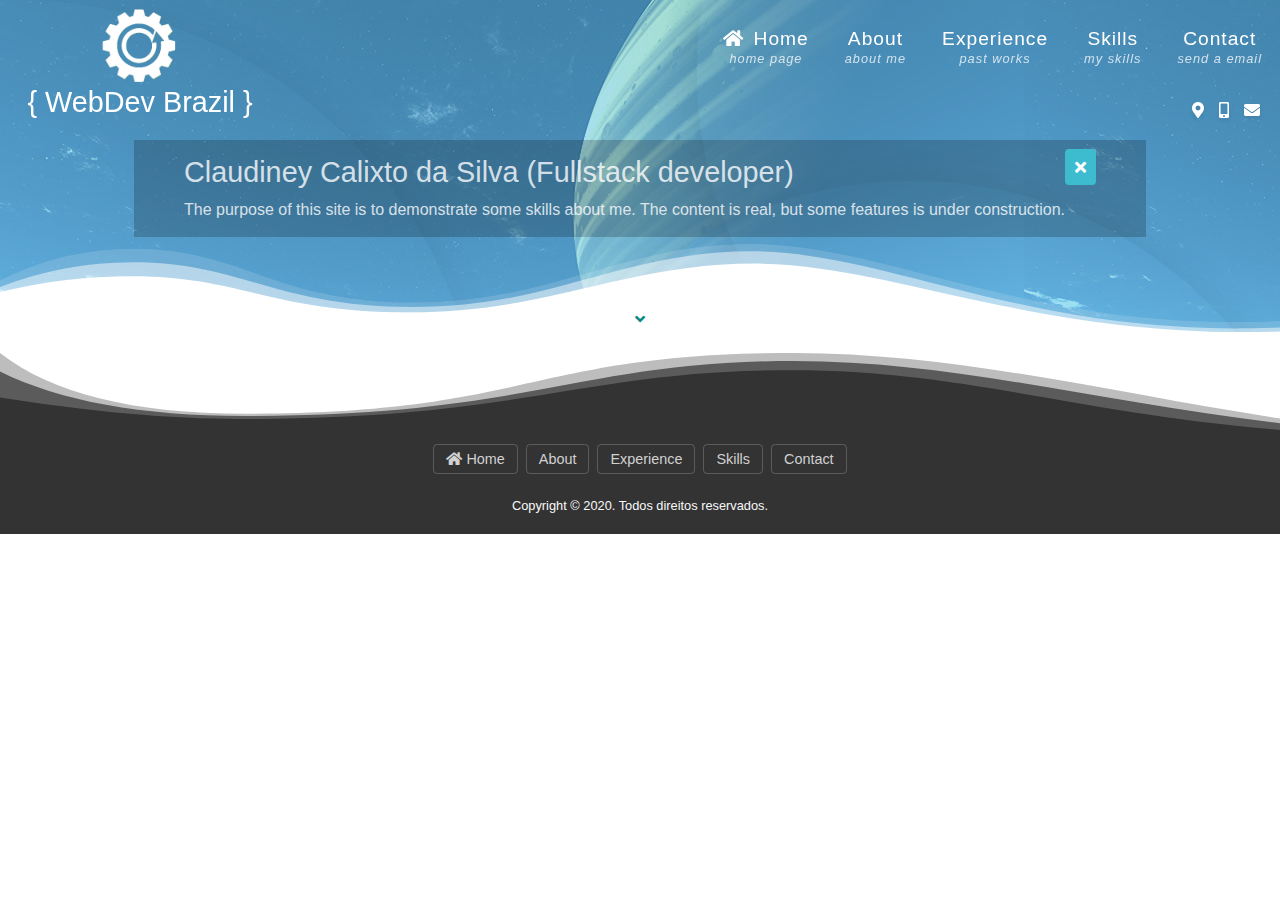
<file: index.html>
<!DOCTYPE html><html lang=en><head><meta charset=utf-8><meta http-equiv=X-UA-Compatible content="IE=edge"><meta name=viewport content="width=device-width,initial-scale=1"><!--[if IE]><link rel="icon" href="/favicon.ico"><![endif]--><link href=/assets/fonts/font-awesome/css/all.css rel=stylesheet><title>Claudiney Calixto da Silva (Fullstack developer)</title><link href=/css/module_app.33758118.css rel=prefetch><link href=/css/module_user.9878c1ba.css rel=prefetch><link href=/js/module_app.be68efed.js rel=prefetch><link href=/js/module_main.0eeea2b9.js rel=prefetch><link href=/js/module_user.2f0ae655.js rel=prefetch><link href=/css/app.cbd74ce5.css rel=preload as=style><link href=/js/app.e0aa2d3c.js rel=preload as=script><link href=/js/chunk-vendors.639a5797.js rel=preload as=script><link href=/css/app.cbd74ce5.css rel=stylesheet><link rel=icon type=image/png sizes=32x32 href=/img/icons/favicon-32x32.png><link rel=icon type=image/png sizes=16x16 href=/img/icons/favicon-16x16.png><link rel=manifest href=/manifest.json><meta name=theme-color content=#4DBA87><meta name=apple-mobile-web-app-capable content=no><meta name=apple-mobile-web-app-status-bar-style content=default><meta name=apple-mobile-web-app-title content=frontend-vue-cli><link rel=apple-touch-icon href=/img/icons/apple-touch-icon-152x152.png><link rel=mask-icon href=/img/icons/safari-pinned-tab.svg color=#4DBA87><meta name=msapplication-TileImage content=/img/icons/msapplication-icon-144x144.png><meta name=msapplication-TileColor content=#000000></head><body><noscript><strong>We're sorry but frontend-vue-cli doesn't work properly without JavaScript enabled. Please enable it to continue.</strong></noscript><div id=modal-wrapper style=z-index:9999;></div><div id=app></div><script src=/js/chunk-vendors.639a5797.js></script><script src=/js/app.e0aa2d3c.js></script></body></html>
</file>
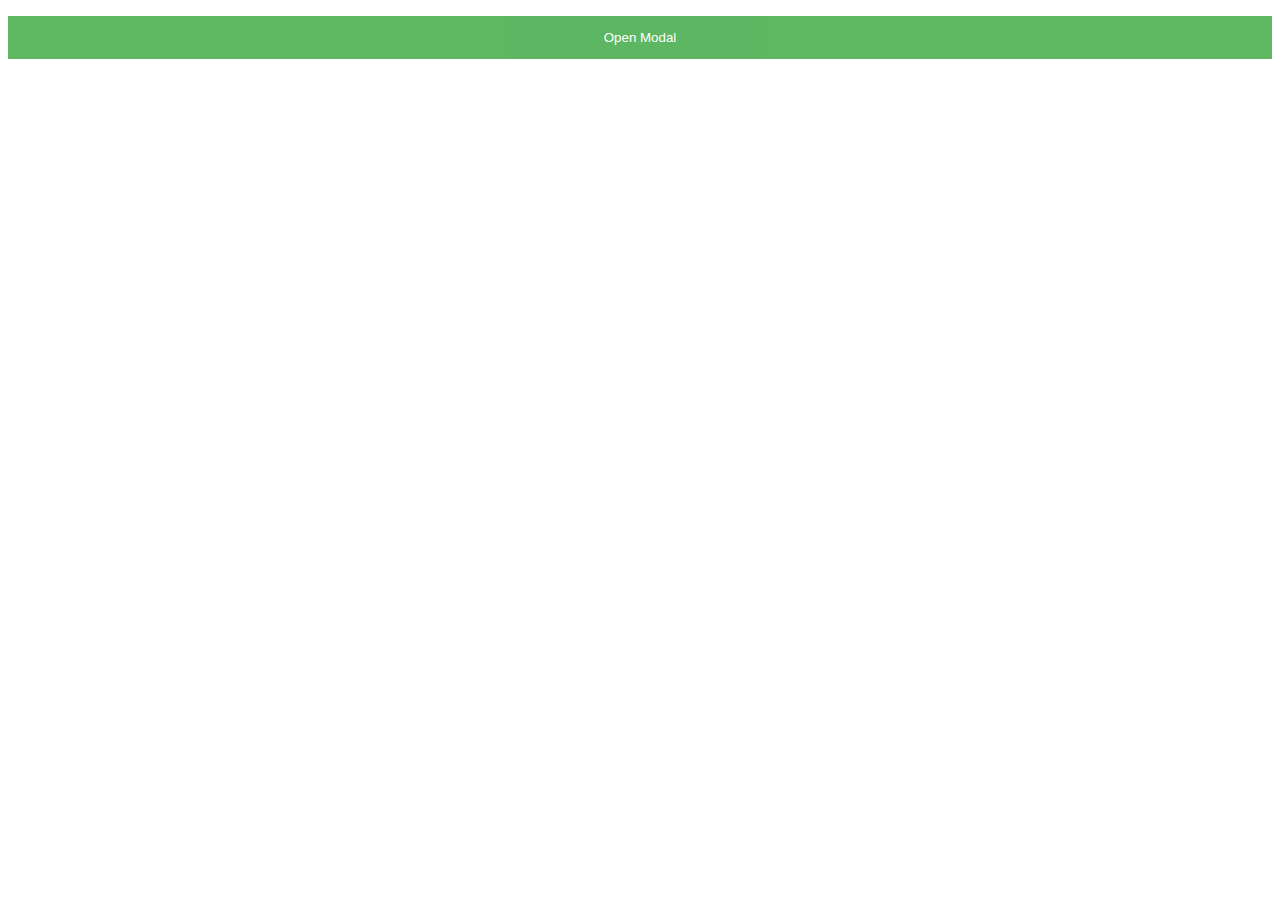
<file: deleteModal.html>
<!DOCTYPE html>
<html lang="en">
  <head>
    <meta charset="utf-8">
    <meta http-equiv="X-UA-Compatible" content="IE=edge">
    <meta name="viewport" content="width=device-width,initial-scale=1.0">
    <title>Delete modal</title>
    <style>

* {box-sizing: border-box}

/* Set a style for all buttons */
button {
  background-color: #4CAF50;
  color: white;
  padding: 14px 20px;
  margin: 8px 0;
  border: none;
  cursor: pointer;
  width: 100%;
  opacity: 0.9;
}

button:hover {
  opacity:1;
}

/* Float cancel and delete buttons and add an equal width */
.cancelbtn, .deletebtn {
  float: left;
  width: 50%;
}

/* Add a color to the cancel button */
.cancelbtn {
  background-color: #ccc;
  color: black;
}

/* Add a color to the delete button */
.deletebtn {
  background-color: #f44336;
}

/* Add padding and center-align text to the container */
.container {
  padding: 16px;
  text-align: center;
}

/* The Modal (background) */
.modal {
  display: none; /* Hidden by default */
  position: fixed; /* Stay in place */
  z-index: 1; /* Sit on top */
  left: 0;
  top: 0;
  width: 100%; /* Full width */
  height: 100%; /* Full height */
  overflow: auto; /* Enable scroll if needed */
  background-color: #474e5d;
  padding-top: 50px;
}

/* Modal Content/Box */
.modal-content {
  background-color: #fefefe;
  margin: 5% auto 15% auto; /* 5% from the top, 15% from the bottom and centered */
  border: 1px solid #888;
  width: 80%; /* Could be more or less, depending on screen size */
}

/* Style the horizontal ruler */
hr {
  border: 1px solid #f1f1f1;
  margin-bottom: 25px;
}

/* The Modal Close Button (x) */
.close {
  position: absolute;
  right: 35px;
  top: 15px;
  font-size: 40px;
  font-weight: bold;
  color: #f1f1f1;
}

.close:hover,
.close:focus {
  color: #f44336;
  cursor: pointer;
}

/* Clear floats */
.clearfix::after {
  content: "";
  clear: both;
  display: table;
}

/* Change styles for cancel button and delete button on extra small screens */
@media screen and (max-width: 300px) {
  .cancelbtn, .deletebtn {
    width: 100%;
  }
}
        ]
    </style>
  </head>
  <body>

 <button onclick="document.getElementById('id01').style.display='block'">Open Modal</button>

<div id="id01" class="modal">
  <span onclick="document.getElementById('id01').style.display='none'" class="close" title="Close Modal">&times;</span>
  <form class="modal-content" action="/action_page.php">
    <div class="container">
      <h1>Delete Account</h1>
      <p>Are you sure you want to delete your account?</p>

      <div class="clearfix">
        <button type="button" class="cancelbtn">Cancel</button>
        <button type="button" class="deletebtn">Delete</button>
      </div>
    </div>
  </form>
</div> 
    
  </body>
</html>
</file>
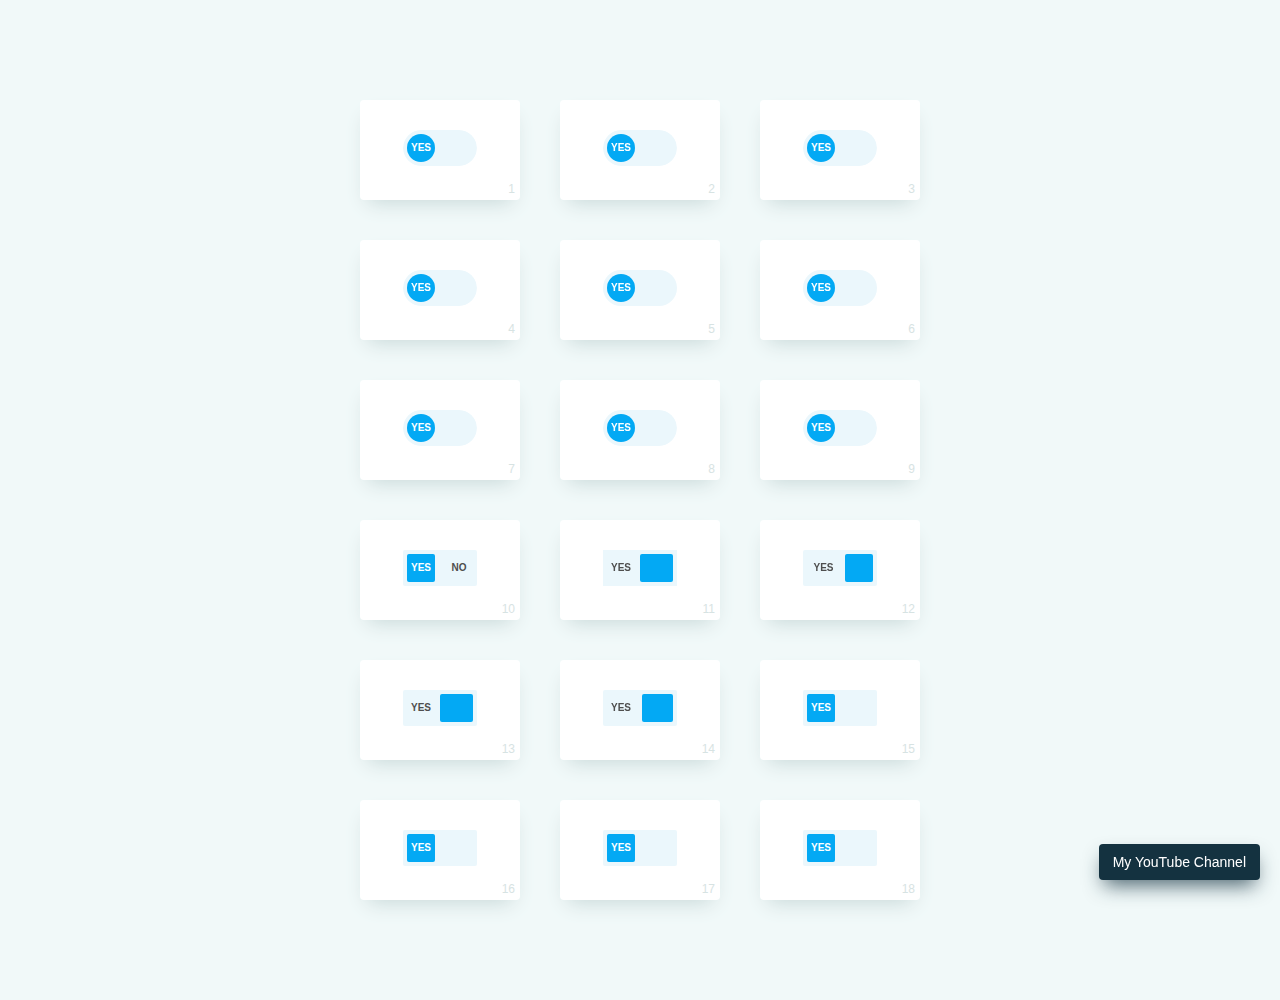
<file: toggle.html>
<!DOCTYPE html>
<html lang="en">
  <head>
    <meta charset="utf-8">
    <meta http-equiv="X-UA-Compatible" content="IE=edge">
    <meta name="viewport" content="width=device-width,initial-scale=1.0">
    <title>Toggle buttons</title>
    <style>
/* CSS rules are kept repetitive so that you can get CSS rules for each button easily :) */

*
{
    user-select: none;
    -webkit-tap-highlight-color:transparent;
}

*:focus
{
    outline: none;
}

body
{
    font-family: Arial, Helvetica, sans-serif;
    margin: 0;
    background-color: #f1f9f9;
}

#app-cover
{
    display: table;
    width: 600px;
    margin: 80px auto;
    counter-reset: button-counter;
}

.row
{
    display: table-row;
}

.toggle-button-cover
{
    display: table-cell;
    position: relative;
    width: 200px;
    height: 140px;
    box-sizing: border-box;
}

.button-cover
{
    height: 100px;
    margin: 20px;
    background-color: #fff;
    box-shadow: 0 10px 20px -8px #c5d6d6;
    border-radius: 4px;
}

.button-cover:before
{
    counter-increment: button-counter;
    content: counter(button-counter);
    position: absolute;
    right: 0;
    bottom: 0;
    color: #d7e3e3;
    font-size: 12px;
    line-height: 1;
    padding: 5px;
}

.button-cover, .knobs, .layer
{
    position: absolute;
    top: 0;
    right: 0;
    bottom: 0;
    left: 0;
}

.button
{
    position: relative;
    top: 50%;
    width: 74px;
    height: 36px;
    margin: -20px auto 0 auto;
    overflow: hidden;
}

.button.r, .button.r .layer
{
    border-radius: 100px;
}

.button.b2
{
    border-radius: 2px;
}

.checkbox
{
    position: relative;
    width: 100%;
    height: 100%;
    padding: 0;
    margin: 0;
    opacity: 0;
    cursor: pointer;
    z-index: 3;
}

.knobs
{
    z-index: 2;
}

.layer
{
    width: 100%;
    background-color: #ebf7fc;
    transition: 0.3s ease all;
    z-index: 1;
}

/* Button 1 */
#button-1 .knobs:before
{
    content: 'YES';
    position: absolute;
    top: 4px;
    left: 4px;
    width: 20px;
    height: 10px;
    color: #fff;
    font-size: 10px;
    font-weight: bold;
    text-align: center;
    line-height: 1;
    padding: 9px 4px;
    background-color: #03A9F4;
    border-radius: 50%;
    transition: 0.3s cubic-bezier(0.18, 0.89, 0.35, 1.15) all;
}

#button-1 .checkbox:checked + .knobs:before
{
    content: 'NO';
    left: 42px;
    background-color: #f44336;
}

#button-1 .checkbox:checked ~ .layer
{
    background-color: #fcebeb;
}

#button-1 .knobs, #button-1 .knobs:before, #button-1 .layer
{
    transition: 0.3s ease all;
}

/* Button 2 */
#button-2 .knobs:before, #button-2 .knobs:after
{
    content: 'YES';
    position: absolute;
    top: 4px;
    left: 4px;
    width: 20px;
    height: 10px;
    color: #fff;
    font-size: 10px;
    font-weight: bold;
    text-align: center;
    line-height: 1;
    padding: 9px 4px;
    background-color: #03A9F4;
    border-radius: 50%;
    transition: 0.3s ease all;
}

#button-2 .knobs:before
{
    content: 'YES';
}

#button-2 .knobs:after
{
    content: 'NO';
}

#button-2 .knobs:after
{
    right: -28px;
    left: auto;
    background-color: #F44336;
}

#button-2 .checkbox:checked + .knobs:before
{
    left: -28px;
}

#button-2 .checkbox:checked + .knobs:after
{
    right: 4px;
}

#button-2 .checkbox:checked ~ .layer
{
    background-color: #fcebeb;
}

/* Button 3 */
#button-3 .knobs:before
{
    content: 'YES';
    position: absolute;
    top: 4px;
    left: 4px;
    width: 20px;
    height: 10px;
    color: #fff;
    font-size: 10px;
    font-weight: bold;
    text-align: center;
    line-height: 1;
    padding: 9px 4px;
    background-color: #03A9F4;
    border-radius: 50%;
    transition: 0.3s ease all, left 0.3s cubic-bezier(0.18, 0.89, 0.35, 1.15);
}

#button-3 .checkbox:active + .knobs:before
{
    width: 46px;
    border-radius: 100px;
}

#button-3 .checkbox:checked:active + .knobs:before
{
    margin-left: -26px;
}

#button-3 .checkbox:checked + .knobs:before
{
    content: 'NO';
    left: 42px;
    background-color: #F44336;
}

#button-3 .checkbox:checked ~ .layer
{
    background-color: #fcebeb;
}

/* Button 4 */
#button-4 .knobs:before, #button-4 .knobs:after
{
    position: absolute;
    top: 4px;
    left: 4px;
    width: 20px;
    height: 10px;
    color: #fff;
    font-size: 10px;
    font-weight: bold;
    text-align: center;
    line-height: 1;
    padding: 9px 4px;
    background-color: #03A9F4;
    border-radius: 50%;
    transition: 0.3s cubic-bezier(0.18, 0.89, 0.35, 1.15) all;
}

#button-4 .knobs:before
{
    content: 'YES';
}

#button-4 .knobs:after
{
    content: 'NO';
}

#button-4 .knobs:after
{
    top: -28px;
    right: 4px;
    left: auto;
    background-color: #F44336;
}

#button-4 .checkbox:checked + .knobs:before
{
    top: -28px;
}

#button-4 .checkbox:checked + .knobs:after
{
    top: 4px;
}

#button-4 .checkbox:checked ~ .layer
{
    background-color: #fcebeb;
}

/* Button 5 */
#button-5
{
    perspective: 60px;
    overflow: visible;
}

#button-5 .knobs:before, #button-5 .knobs span
{
    content: '';
    position: absolute;
    top: 4px;
    left: 4px;
    width: 20px;
    height: 10px;
    color: #fff;
    font-size: 10px;
    font-weight: bold;
    text-align: center;
    line-height: 1;
    padding: 9px 4px;
    border-radius: 50%;
    transition: 0.3s cubic-bezier(0.18, 0.89, 0.35, 1.15) all;
}

#button-5 .knobs:before
{
    background-color: #03A9F4;
}

#button-5 .knobs span:before
{
    content: 'YES';
}

#button-5 .knobs:before, #button-5 .layer
{
    transform: rotateY(0);
    transform-origin: center;
}

#button-5 .checkbox:checked + .knobs:before, #button-5 .checkbox:checked + .knobs span
{
    left: 42px;
}

#button-5 .checkbox:checked + .knobs:before
{
    transform: rotateY(180deg);
    background-color: #f44336;
}

#button-5 .checkbox:checked + .knobs span:before
{
    content: 'NO';
    left: 42px;
}

#button-5 .checkbox:checked ~ .layer
{
    background-color: #fcebeb;
    transform: rotateY(-180deg);
}

#button-5 .knobs, #button-5 .knobs:before, #button-5 .layer
{
    transition: 0.3s ease all;
}

/* Button 6 */
#button-6
{
    overflow: visible;
}

#button-6 .knobs:before
{
    content: 'YES';
    position: absolute;
    top: 4px;
    left: 4px;
    width: 20px;
    height: 10px;
    color: #fff;
    font-size: 10px;
    font-weight: bold;
    text-align: center;
    line-height: 1;
    padding: 9px 4px;
    background-color: #03A9F4;
    border-radius: 50%;
}

#button-6 .layer, #button-6 .knobs, #button-6 .knobs:before
{
    transform: rotateZ(0);
    transition: 0.4s cubic-bezier(0.18, 0.89, 0.35, 1.15) all;
}

#button-6 .checkbox:checked + .knobs
{
    transform: rotateZ(-180deg);
}

#button-6 .checkbox:checked + .knobs:before
{
    content: 'NO';
    background-color: #f44336;
    transform: rotateZ(180deg);
}

#button-6 .checkbox:checked ~ .layer
{
    background-color: #fcebeb;
    transform: rotateZ(180deg);
}

/* Button 7 */
#button-7 .knobs:before, #button-7 .knobs:after, #button-7 .knobs span
{
    position: absolute;
    top: 4px;
    width: 20px;
    height: 10px;
    font-size: 10px;
    font-weight: bold;
    text-align: center;
    line-height: 1;
    padding: 9px 4px;
    border-radius: 50%;
}

#button-7 .knobs:before
{
    content: 'YES';
    left: 4px;
    color: #fff;
    opacity: 1;
}

#button-7 .knobs:after
{
    content: 'N';
    left: 42px;
    color: #fff;
    width: 14px;
    text-align: left;
    padding: 9px 7px;
    background-color: #f44336;
    opacity: 0;
}

#button-7 .knobs:before, #button-7 .knobs:after
{
    transition: 0.3s ease all;
    z-index: 2;
}

#button-7 .knobs span
{
    left: 4px;
    background-color: #03A9F4;
    transition: 0.2s ease all;
    z-index: 1;
}

#button-7 .checkbox:checked + .knobs:before
{
    opacity: 0;
}

#button-7 .checkbox:checked + .knobs:after
{
    opacity: 1;
}

#button-7 .checkbox:checked + .knobs span
{
    top: 14px;
    left: 56px;
    width: 2px;
    height: 2px;
    padding: 3px;
    background-color: #fff;
    z-index: 3;
}

#button-7 .checkbox:checked ~ .layer
{
    background-color: #fcebeb;
}

/* Button 8 */
#button-8 .knobs:before, #button-8 .knobs:after, #button-8 .knobs span
{
    position: absolute;
    top: 4px;
    width: 20px;
    height: 10px;
    font-size: 10px;
    font-weight: bold;
    text-align: center;
    line-height: 1;
    padding: 9px 4px;
    border-radius: 50%;
    transition: 0.3s ease all;
}

#button-8 .knobs:before
{
    content: 'YES';
    color: #fff;
    left: 4px;
}

#button-8 .knobs:after
{
    content: 'NO';
    left: 42px;
    color: #fff;
    background-color: #f44336;
    opacity: 0;
}

#button-8 .knobs:before, #button-8 .knobs:after
{
    z-index: 2;
}

#button-8 .knobs span
{
    left: 4px;
    background-color: #03A9F4;
    z-index: 1;
}

#button-8 .checkbox:checked + .knobs:before
{
    opacity: 0;
}

#button-8 .checkbox:checked + .knobs:after
{
    opacity: 1;
}

#button-8 .checkbox:checked + .knobs span
{
    background-color: #fcebeb;
    transform: scale(4);
}

/* Button 9 */
#button-9 .knobs:before, #button-9 .knobs:after, #button-9 .knobs span
{
    position: absolute;
    top: 4px;
    width: 20px;
    height: 10px;
    font-size: 10px;
    font-weight: bold;
    text-align: center;
    line-height: 1;
    padding: 9px 4px;
    border-radius: 50%;
    transition: 0.4s cubic-bezier(0.18, 0.89, 0.35, 1.15) all;
}

#button-9 .knobs:before
{
    content: 'YES';
    left: 4px;
}

#button-9 .knobs:after
{
    content: 'NO';
    right: -24px;
}

#button-9 .knobs:before, #button-9 .knobs:after
{
    color: #fff;
    z-index: 2;
}

#button-9 .knobs span
{
    left: 4px;
    background-color: #03a9f4;
    z-index: 1;
}

#button-9 .checkbox:checked + .knobs:before
{
    left: -24px;
}

#button-9 .checkbox:checked + .knobs:after
{
    right: 4px;
}

#button-9 .checkbox:checked + .knobs span
{
    left: 42px;
    background-color: #F44336;
}

#button-9 .checkbox:checked ~ .layer
{
    background-color: #fcebeb;
}

/* Button 10 */
#button-10 .knobs:before, #button-10 .knobs:after, #button-10 .knobs span
{
    position: absolute;
    top: 4px;
    width: 20px;
    height: 10px;
    font-size: 10px;
    font-weight: bold;
    text-align: center;
    line-height: 1;
    padding: 9px 4px;
    border-radius: 2px;
    transition: 0.3s ease all;
}

#button-10 .knobs:before
{
    content: '';
    left: 4px;
    background-color: #03A9F4;
}

#button-10 .knobs:after
{
    content: 'NO';
    right: 4px;
    color: #4e4e4e;
}

#button-10 .knobs span
{
    display: inline-block;
    left: 4px;
    color: #fff;
    z-index: 1;
}

#button-10 .checkbox:checked + .knobs span
{
    color: #4e4e4e;
}

#button-10 .checkbox:checked + .knobs:before
{
    left: 42px;
    background-color: #F44336;
}

#button-10 .checkbox:checked + .knobs:after
{
    color: #fff;
}

#button-10 .checkbox:checked ~ .layer
{
    background-color: #fcebeb;
}

/* Button 11 */
#button-11
{
    overflow: visible;
}

#button-11 .knobs
{
    perspective: 70px;
}

#button-11 .knobs:before, #button-11 .knobs:after, #button-11 .knobs span
{
    position: absolute;
    top: 4px;
    border-radius: 2px;
}

#button-11 .knobs:before, #button-11 .knobs:after
{
    width: 20px;
    height: 10px;
    color: #4e4e4e;
    font-size: 10px;
    font-weight: bold;
    text-align: center;
    line-height: 1;
    padding: 9px 4px;
}

#button-11 .knobs:before
{
    content: 'YES';
    left: 4px;
}

#button-11 .knobs:after
{
    content: 'NO';
    right: 4px;
}

#button-11 .knobs span
{
    right: 4px;
    width: 33px;
    height: 28px;
    background-color: #03a9f4;
    transform: rotateY(0);
    transform-origin: 0% 50%;
    transition: 0.6s ease all;
    z-index: 1;
}

#button-11 .checkbox:checked + .knobs span
{
    transform: rotateY(-180deg);
    background-color: #f44336;
}

#button-11 .checkbox:checked ~ .layer
{
    background-color: #fcebeb;
}

/* Button 12 */
#button-12 .knobs:before, #button-12 .knobs:after, #button-12 .knobs span, #button-12 .knobs span:before, #button-12 .knobs span:after
{
    position: absolute;
    top: 4px;
    font-size: 10px;
    font-weight: bold;
    text-align: center;
    line-height: 1;
    border-radius: 2px;
    transition: 0.3s ease all;
}

#button-12 .knobs:before
{
    content: 'YES';
    left: 4px;
}

#button-12 .knobs:after
{
    content: 'NO';
    right: 4px;
}

#button-12 .knobs:before, #button-12 .knobs:after
{
    width: 27px;
    height: 10px;
    color: #4e4e4e;
    padding: 9px 3px;
    z-index: 1;
}

#button-12 .knobs span
{
    display: inline-block;
    z-index: 2;
}

#button-12 .knobs span, #button-12 .knobs span:before, #button-12 .knobs span:after
{
    width: 20px;
    height: 10px;
    padding: 9px 4px;
}

#button-12 .knobs span:before, #button-12 .knobs span:after
{
    content: '';
    top: 0;
}

#button-12 .knobs span:before
{
    left: -28px;
    background-color: #F44336;
}

#button-12 .knobs span:after
{
    right: -42px;
    background-color: #03A9F4;
}

#button-12 .checkbox:checked + .knobs span:before
{
    left:4px;
}

#button-12 .checkbox:checked + .knobs span:after
{
    right: -74px;
}

#button-12 .checkbox:checked ~ .layer
{
    background-color: #fcebeb;
}

/* Button 13 */
#button-13 .knobs:before, #button-13 .knobs:after, #button-13 .knobs span
{
    position: absolute;
    top: 4px;
    width: 20px;
    height: 10px;
    font-size: 10px;
    font-weight: bold;
    text-align: center;
    line-height: 1;
    padding: 9px 4px;
    border-radius: 2px;
    transition: 0.3s ease all;
}

#button-13 .knobs:before, #button-13 .knobs:after
{
    color: #4e4e4e;
    z-index: 1;
}

#button-13 .knobs:before
{
    content: 'YES';
    left: 4px;
}

#button-13 .knobs:after
{
    content: 'NO';
    right: 4px;
}

#button-13 .knobs span
{
    width: 25px;
    left: 37px;
    background-color: #03A9F4;
    z-index: 2;
}

#button-13 .checkbox:checked + .knobs span
{
    left: 4px;
    background-color: #F44336;
}

#button-13 .checkbox:checked ~ .layer
{
    background-color: #fcebeb;
}

/* Button 14 */
#button-14 .knobs:before, #button-14 .knobs:after, #button-14 .knobs span:before, #button-14 .knobs span:after
{
    position: absolute;
    top: 4px;
    width: 20px;
    height: 10px;
    font-size: 10px;
    font-weight: bold;
    text-align: center;
    line-height: 1;
    padding: 9px 4px;
    border-radius: 2px;
    transition: 0.3s ease all;
}

#button-14 .knobs:before, #button-14 .knobs:after
{
    color: #4e4e4e;
    z-index: 1;
}

#button-14 .knobs:before
{
    content: 'YES';
    left: 4px;
}

#button-14 .knobs:after
{
    content: 'NO';
    right: 4px;
}

#button-14 .knobs span
{
    top: 0;
    left: 0;
    display: block;
    width: 100%;
    height: 100%;
}

#button-14 .knobs span:before
{
    left: 4px;
    top: -28px;
    background-color: #F44336;
}

#button-14 .knobs span:after
{
    top: 4px;
    left: 39px;
    background-color: #03A9F4;
}

#button-14 .knobs span:before, #button-14 .knobs span:after
{
    content: '';
    width: 23px;
    z-index: 2;
}

#button-14 .checkbox:checked + .knobs span:before
{
    top: 4px;
}

#button-14 .checkbox:checked + .knobs span:after
{
    top: -28px;
}

#button-14 .checkbox:checked ~ .layer
{
    background-color: #fcebeb;
}

/* Button 15 */
#button-15 .knobs:before, #button-15 .knobs:after
{
    position: absolute;
    top: 4px;
    width: 20px;
    height: 10px;
    color: #fff;
    font-size: 10px;
    font-weight: bold;
    text-align: center;
    line-height: 1;
    padding: 9px 4px;
    opacity: 1;
    border-radius: 2px;
    transform: scale(1);
    transition: 0.3s cubic-bezier(0.18, 0.89, 0.35, 1.15) all;
}

#button-15 .knobs:before
{
    content: 'YES';
    left: 4px;
    background-color: #03A9F4;
}

#button-15 .knobs:after
{
    content: 'NO';
    right: 4px;
    opacity: 0;
    transform: scale(4);
    background-color: #F44336;
}

#button-15 .checkbox:checked + .knobs:before
{
    opacity: 0;
    transform: scale(4);
}

#button-15 .checkbox:checked + .knobs:after
{
    opacity: 1;
    transform: scale(1);
}

#button-15 .checkbox:checked ~ .layer
{
    background-color: #fcebeb;
}

/* Button 16 */
#button-16 .knobs:before
{
    content: 'YES';
    position: absolute;
    top: 4px;
    left: 4px;
    width: 20px;
    height: 10px;
    color: #fff;
    font-size: 10px;
    font-weight: bold;
    text-align: center;
    line-height: 1;
    padding: 9px 4px;
    background-color: #03A9F4;
    border-radius: 2px;
    transition: 0.3s ease all, left 0.3s cubic-bezier(0.18, 0.89, 0.35, 1.15);
}

#button-16 .checkbox:active + .knobs:before
{
    width: 46px;
}

#button-16 .checkbox:checked:active + .knobs:before
{
    margin-left: -26px;
}

#button-16 .checkbox:checked + .knobs:before
{
    content: 'NO';
    left: 42px;
    background-color: #F44336;
}

#button-16 .checkbox:checked ~ .layer
{
    background-color: #fcebeb;
}

/* Button 17 */
#button-17 .knobs:before, #button-17 .knobs span
{
    content: 'YES';
    position: absolute;
    top: 4px;
    left: 4px;
    width: 20px;
    height: 10px;
    color: #fff;
    font-size: 10px;
    font-weight: bold;
    text-align: center;
    line-height: 1;
    padding: 9px 4px;
}

#button-17 .knobs:before
{
    transition: 0.3s ease all, left 0.5s cubic-bezier(0.18, 0.89, 0.35, 1.15);
    z-index: 2;
}

#button-17 .knobs span
{
    background-color: #03A9F4;
    border-radius: 2px;
    transition: 0.3s ease all, left 0.3s cubic-bezier(0.18, 0.89, 0.35, 1.15);
    z-index: 1;
}

#button-17 .checkbox:checked + .knobs:before
{
    content: 'NO';
    left: 42px;
}

#button-17 .checkbox:checked + .knobs span
{
    left: 42px;
    background-color: #F44336;
}

#button-17 .checkbox:checked ~ .layer
{
    background-color: #fcebeb;
}

/* Button 18 */
#button-18 .knobs:before, #button-18 .knobs span
{
    content: 'YES';
    position: absolute;
    top: 4px;
    left: 4px;
    color: #fff;
    font-size: 10px;
    font-weight: bold;
    text-align: center;
    line-height: 1;
    background-color: #03A9F4;
    border-radius: 2px;
}

#button-18 .knobs:before
{
    top: 50%;
    left: 8px;
    width: 20px;
    height: 10px;
    margin-top: -5px;
    background-color: transparent;
    z-index: 2;
}

#button-18 .knobs span
{
    width: 20px;
    height: 10px;
    padding: 9px 4px;
    transition: 0.3s ease all, left 0.3s cubic-bezier(0.18, 0.89, 0.35, 1.15);
    z-index: 1;
}

#button-18 .checkbox:active + .knobs:before
{
    left: 10px;
    width: 46px;
    height: 4px;
    color: transparent;
    margin-top: -2px;
    background-color: #0095d8;
    transition: 0.3s ease all;
    overflow: hidden;
}

#button-18 .checkbox:active + .knobs span
{
    width: 58px;
}

#button-18 .checkbox:checked:active + .knobs:before
{
    left: auto;
    right: 10px;
    background-color: #d80000;
}

#button-18 .checkbox:checked:active + .knobs span
{
    margin-left: -38px;
}

#button-18 .checkbox:checked + .knobs:before
{
    content: 'NO';
    left: 47px;
}

#button-18 .checkbox:checked + .knobs span
{
    left: 42px;
    background-color: #F44336;
}

#button-18 .checkbox:checked ~ .layer
{
    background-color: #fcebeb;
}


#ytd-url {
  display: block;
  position: fixed;
  right: 0;
  bottom: 0;
  padding: 10px 14px;
  margin: 20px;
  color: #fff;
  font-size: 14px;
  text-decoration: none;
  background-color: #143240;
  border-radius: 4px;
  box-shadow: 0 10px 20px -5px rgba(20, 50, 64, 0.76);
}      
    </style>
  </head>
  <body>

<div id="app-cover">
  <div class="row">
    <div class="toggle-button-cover">
      <div class="button-cover">
        <div class="button r" id="button-1">
          <input type="checkbox" class="checkbox">
          <div class="knobs"></div>
          <div class="layer"></div>
        </div>
      </div>
    </div>
    <div class="toggle-button-cover">
      <div class="button-cover">
        <div class="button r" id="button-2">
          <input type="checkbox" class="checkbox">
          <div class="knobs"></div>
          <div class="layer"></div>
        </div>
      </div>
    </div>
    <div class="toggle-button-cover">
      <div class="button-cover">
        <div class="button r" id="button-3">
          <input type="checkbox" class="checkbox">
          <div class="knobs"></div>
          <div class="layer"></div>
        </div>
      </div>
    </div>
  </div>
  <div class="row">
    <div class="toggle-button-cover">
      <div class="button-cover">
        <div class="button r" id="button-4">
          <input type="checkbox" class="checkbox">
          <div class="knobs"></div>
          <div class="layer"></div>
        </div>
      </div>
    </div>
    <div class="toggle-button-cover">
      <div class="button-cover">
        <div class="button r" id="button-5">
          <input type="checkbox" class="checkbox">
          <div class="knobs"><span></span></div>
          <div class="layer"></div>
        </div>
      </div>
    </div>
    <div class="toggle-button-cover">
      <div class="button-cover">
        <div class="button r" id="button-6">
          <input type="checkbox" class="checkbox">
          <div class="knobs">
          </div>
          <div class="layer"></div>
        </div>
      </div>
    </div>
  </div>
  <div class="row">
    <div class="toggle-button-cover">
      <div class="button-cover">
        <div class="button r" id="button-7">
          <input type="checkbox" class="checkbox">
          <div class="knobs">
            <span></span>
          </div>
          <div class="layer"></div>
        </div>
      </div>
    </div>
    <div class="toggle-button-cover">
      <div class="button-cover">
        <div class="button r" id="button-8">
          <input type="checkbox" class="checkbox">
          <div class="knobs">
            <span></span>
          </div>
          <div class="layer"></div>
        </div>
      </div>
    </div>
    <div class="toggle-button-cover">
      <div class="button-cover">
        <div class="button r" id="button-9">
          <input type="checkbox" class="checkbox">
          <div class="knobs">
            <span></span>
          </div>
          <div class="layer"></div>
        </div>
      </div>
    </div>
  </div>
  <div class="row">
    <div class="toggle-button-cover">
      <div class="button-cover">
        <div class="button b2" id="button-10">
          <input type="checkbox" class="checkbox">
          <div class="knobs">
            <span>YES</span>
          </div>
          <div class="layer"></div>
        </div>
      </div>
    </div>
    <div class="toggle-button-cover">
      <div class="button-cover">
        <div class="button b2" id="button-11">
          <input type="checkbox" class="checkbox">
          <div class="knobs">
            <span></span>
          </div>
          <div class="layer"></div>
        </div>
      </div>
    </div>
    <div class="toggle-button-cover">
      <div class="button-cover">
        <div class="button b2" id="button-12">
          <input type="checkbox" class="checkbox">
          <div class="knobs">
            <span></span>
          </div>
          <div class="layer"></div>
        </div>
      </div>
    </div>
  </div>
  <div class="row">
    <div class="toggle-button-cover">
      <div class="button-cover">
        <div class="button b2" id="button-13">
          <input type="checkbox" class="checkbox">
          <div class="knobs">
            <span></span>
          </div>
          <div class="layer"></div>
        </div>
      </div>
    </div>
    <div class="toggle-button-cover">
      <div class="button-cover">
        <div class="button b2" id="button-14">
          <input type="checkbox" class="checkbox">
          <div class="knobs">
            <span></span>
          </div>
          <div class="layer"></div>
        </div>
      </div>
    </div>
    <div class="toggle-button-cover">
      <div class="button-cover">
        <div class="button b2" id="button-15">
          <input type="checkbox" class="checkbox">
          <div class="knobs"></div>
          <div class="layer"></div>
        </div>
      </div>
    </div>
  </div>
  <div class="row">
    <div class="toggle-button-cover">
      <div class="button-cover">
        <div class="button b2" id="button-16">
          <input type="checkbox" class="checkbox">
          <div class="knobs"></div>
          <div class="layer"></div>
        </div>
      </div>
    </div>
    <div class="toggle-button-cover">
      <div class="button-cover">
        <div class="button b2" id="button-17">
          <input type="checkbox" class="checkbox">
          <div class="knobs">
            <span></span>
          </div>
          <div class="layer"></div>
        </div>
      </div>
    </div>
    <div class="toggle-button-cover">
      <div class="button-cover">
        <div class="button b2" id="button-18">
          <input type="checkbox" class="checkbox">
          <div class="knobs">
            <span></span>
          </div>
          <div class="layer"></div>
        </div>
      </div>
    </div>
  </div>
</div>

<a href="https://www.youtube.com/channel/UC7hSS_eujjZOEQrjsda76gA/videos" target="_blank" id="ytd-url">My YouTube Channel</a>
    
  </body>
</html>
</file>
